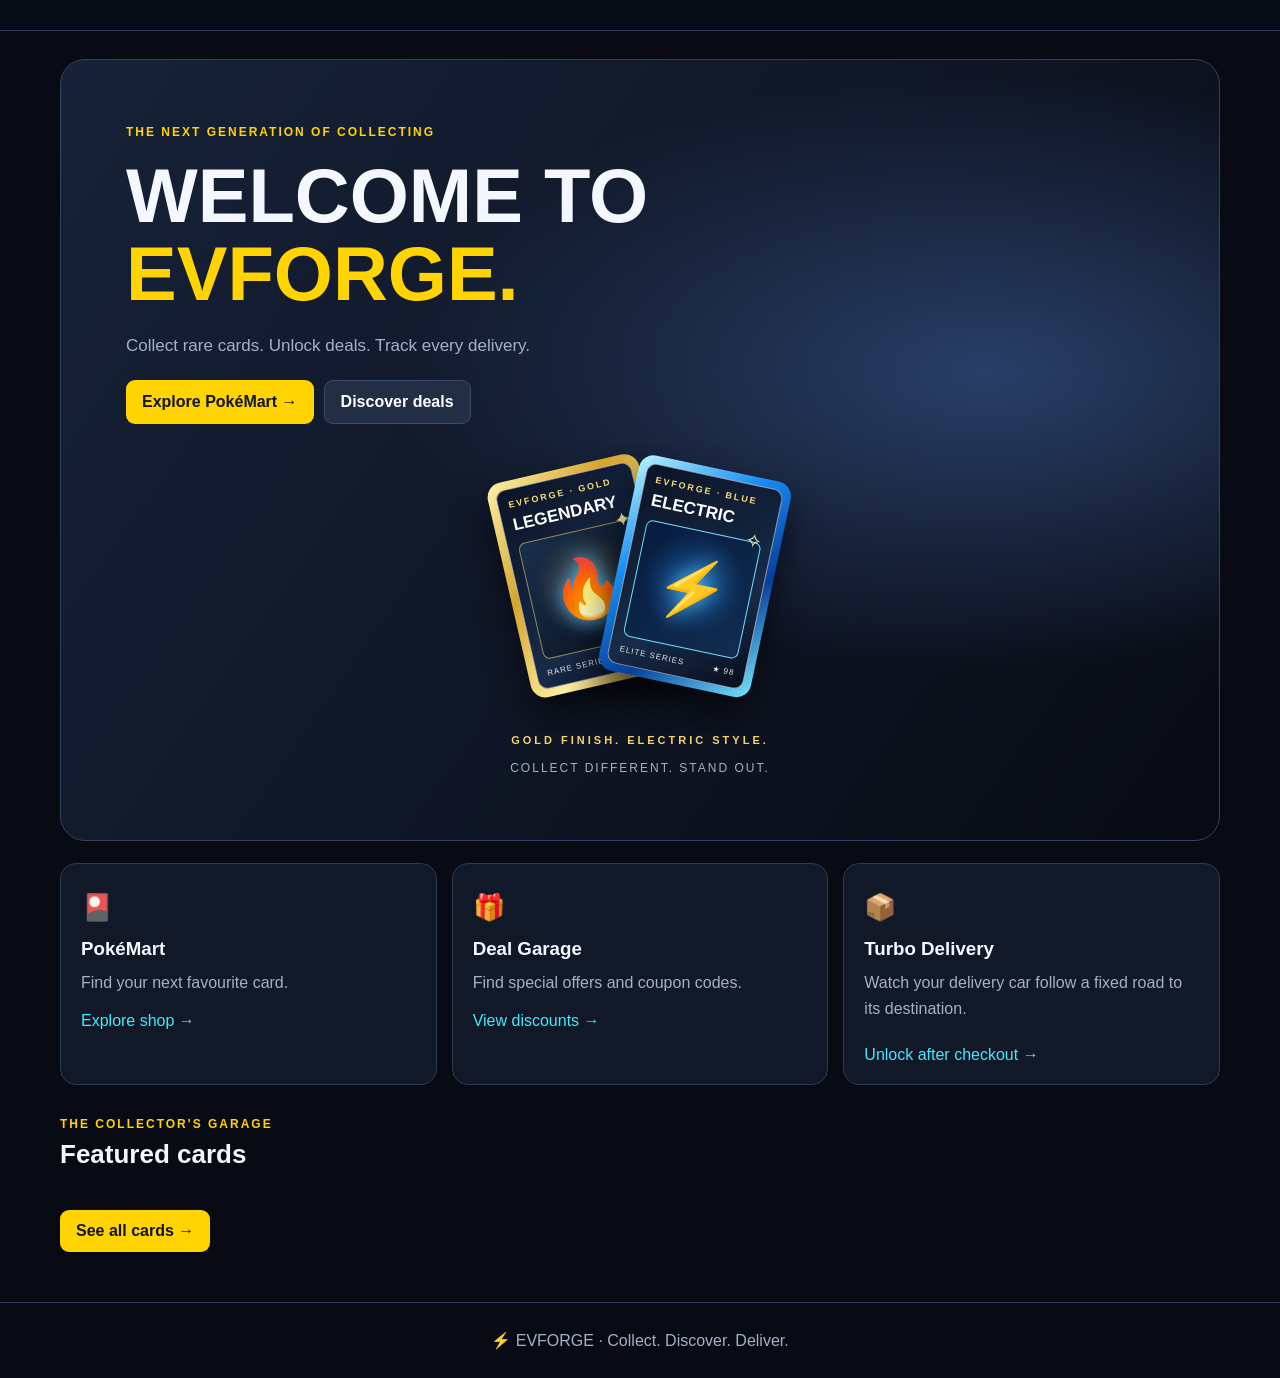
<file: index.html>
<!DOCTYPE html>
<html lang="en">
<head>
<meta charset="UTF-8">
<meta name="viewport" content="width=device-width, initial-scale=1">
<title>EVFORGE | Premium Card Collection</title>
<link rel="stylesheet" href="style.css">
<script src="app.js" defer></script>

<style>
/* EVFORGE premium card showcase */
.card-showcase {
  display: flex;
  justify-content: center;
  align-items: center;
  min-height: 290px;
  padding: 20px 10px 35px;
  overflow: hidden;
  perspective: 1000px;
}
.collectible {
  position: relative;
  width: 155px;
  height: 220px;
  flex-shrink: 0;
  border-radius: 15px;
  padding: 8px;
  box-sizing: border-box;
  box-shadow: 0 18px 35px #0009;
  transition: transform .35s ease;
}
.collectible:hover {
  z-index: 5;
  transform: translateY(-14px) rotate(0deg) scale(1.07) !important;
}
.collectible.gold {
  background: linear-gradient(135deg,#fff1a8,#d5a52b,#fff0a1,#94650c);
  transform: rotate(-13deg) translateX(23px);
  z-index: 1;
}
.collectible.blue {
  background: linear-gradient(135deg,#b7f5ff,#188df4,#073f9b,#75e5ff);
  transform: rotate(12deg) translateX(-23px);
  z-index: 2;
}
.collectible-inner {
  height: 100%;
  box-sizing: border-box;
  border-radius: 10px;
  border: 1px solid #ffffff88;
  background: linear-gradient(145deg,#0c1426,#172b49 65%,#080e1c);
  display: flex;
  flex-direction: column;
  padding: 10px;
  color: white;
  overflow: hidden;
  position: relative;
}
.card-label {
  font-size: 9px;
  letter-spacing: 2px;
  color: #f9df7a;
  font-weight: 900;
}
.card-name {
  font-size: 17px;
  line-height: 1.1;
  margin-top: 7px;
  font-weight: 900;
}
.card-art {
  flex: 1;
  margin: 9px 0;
  border-radius: 7px;
  border: 1px solid #e9d27899;
  display: flex;
  align-items: center;
  justify-content: center;
  background:
    radial-gradient(circle at 50% 45%,#f7cf6244,transparent 60%),
    linear-gradient(135deg,#192f4c,#080e1c);
  font-size: 59px;
  text-shadow: 0 0 20px #56baff;
}
.blue .card-art {
  border-color: #70dfff;
  background:
    radial-gradient(circle at 50% 45%,#1f9eff66,transparent 60%),
    linear-gradient(135deg,#071b40,#102d50);
}
.card-footer {
  font-size: 8px;
  letter-spacing: 1px;
  color: #e5e7eb;
  display: flex;
  justify-content: space-between;
}
.card-sparkle {
  position: absolute;
  right: 10px;
  top: 42px;
  color: #fff1a8;
  font-size: 20px;
}
.hero-tagline {
  color: #f3d46b;
  letter-spacing: 3px;
  font-size: 11px;
  font-weight: 800;
  text-align: center;
  margin: 0 auto 15px;
}
.hero .small {
  text-align: center;
  letter-spacing: 2px;
}
.home-tracker {
  display: inline-block;
  margin-top: 8px;
}
@media (max-width: 480px) {
  .collectible {
    width: 132px;
    height: 195px;
  }
  .card-showcase {
    min-height: 250px;
  }
  .card-art {
    font-size: 48px;
  }
}
</style>
</head>

<body>
<header id="site-nav"></header>

<main class="wrap">
  <section class="hero">
    <div class="eyebrow">THE NEXT GENERATION OF COLLECTING</div>

    <h1>WELCOME TO<br><span>EVFORGE.</span></h1>

    <p>Collect rare cards. Unlock deals. Track every delivery.</p>

    <div class="actions">
      <a class="btn" href="shop.html">Explore PokéMart →</a>
      <a class="btn secondary" href="discounts.html">Discover deals</a>
    </div>

    <div class="card-showcase" aria-label="Gold and blue premium collectible cards">
      <div class="collectible gold">
        <div class="collectible-inner">
          <div class="card-label">EVFORGE · GOLD</div>
          <div class="card-name">LEGENDARY</div>
          <div class="card-art">🔥</div>
          <span class="card-sparkle">✦</span>
          <div class="card-footer">
            <span>RARE SERIES</span><span>★ 99</span>
          </div>
        </div>
      </div>

      <div class="collectible blue">
        <div class="collectible-inner">
          <div class="card-label">EVFORGE · BLUE</div>
          <div class="card-name">ELECTRIC</div>
          <div class="card-art">⚡</div>
          <span class="card-sparkle">✧</span>
          <div class="card-footer">
            <span>ELITE SERIES</span><span>★ 98</span>
          </div>
        </div>
      </div>
    </div>

    <div class="hero-tagline">GOLD FINISH. ELECTRIC STYLE.</div>
    <div class="small">COLLECT DIFFERENT. STAND OUT.</div>
  </section>

  <section class="stats">
    <article class="panel">
      <h2>🎴</h2>
      <h3>PokéMart</h3>
      <p>Find your next favourite card.</p>
      <a href="shop.html">Explore shop →</a>
    </article>

    <article class="panel">
      <h2>🎁</h2>
      <h3>Deal Garage</h3>
      <p>Find special offers and coupon codes.</p>
      <a href="discounts.html">View discounts →</a>
    </article>

    <article class="panel">
      <h2>📦</h2>
      <h3>Turbo Delivery</h3>
      <p>Watch your delivery car follow a fixed road to its destination.</p>
      <a id="home-tracker-link" class="home-tracker"
         href="shop.html">Unlock after checkout →</a>
    </article>
  </section>

  <section class="section">
    <div class="eyebrow">THE COLLECTOR'S GARAGE</div>
    <h2>Featured cards</h2>
    <div id="featured-products" class="products"></div>
    <a class="btn" href="shop.html">See all cards →</a>
  </section>
</main>

<footer>⚡ EVFORGE · Collect. Discover. Deliver.</footer>
</body>
</html>
</file>
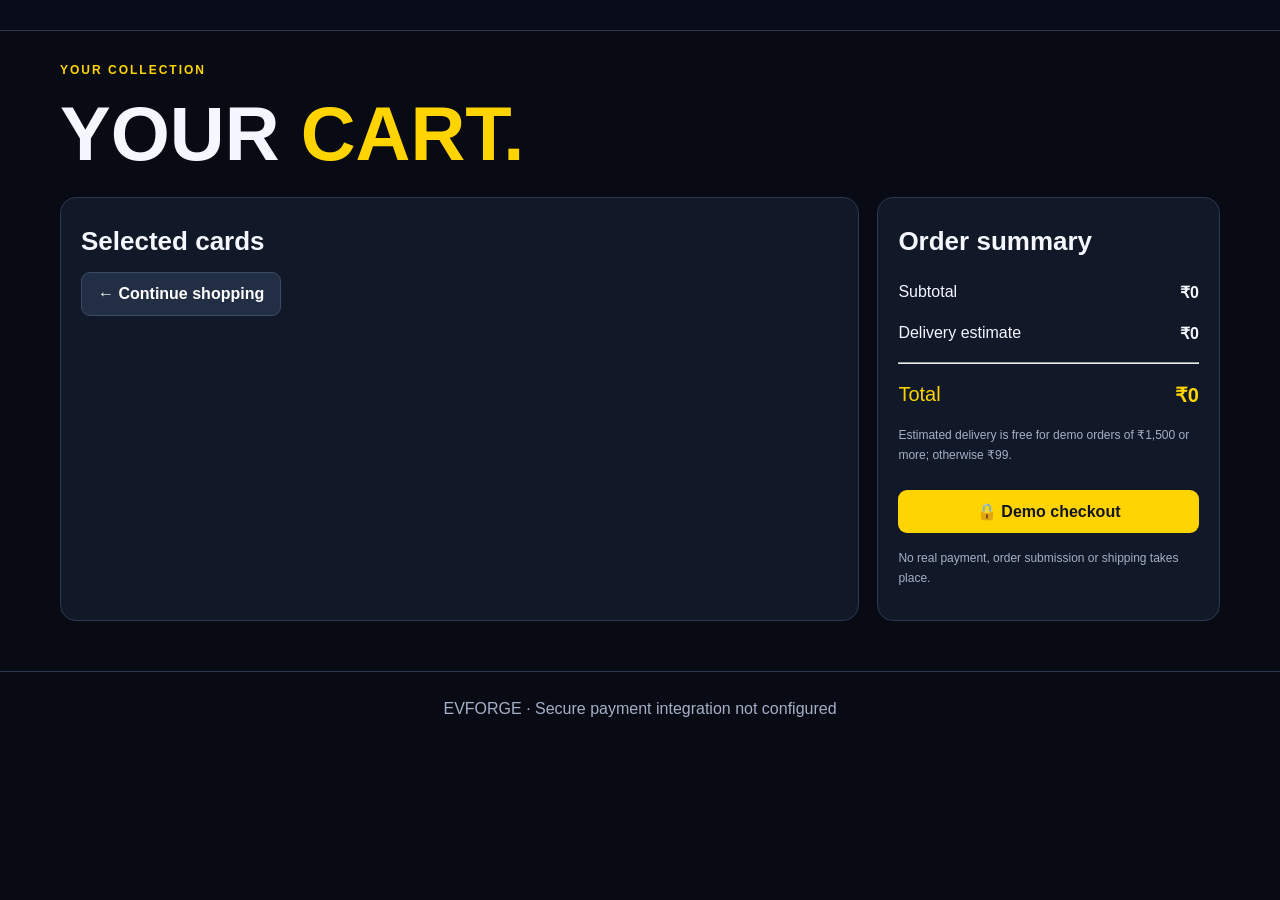
<file: cart.html>
<!DOCTYPE html>
<html lang="en">
<head>
<meta charset="UTF-8">
<meta name="viewport" content="width=device-width, initial-scale=1">
<title>EVFORGE | Cart & Checkout</title>
<link rel="stylesheet" href="style.css">
<script src="app.js" defer></script>
</head>
<body>
<header id="site-nav"></header>
<main class="wrap section">
  <div class="eyebrow">YOUR COLLECTION</div>
  <h1>YOUR <span>CART.</span></h1>
  <div class="cart-layout">
    <section class="panel">
      <h2>Selected cards</h2>
      <div id="cart-items"></div>
      <a class="btn secondary" href="shop.html">← Continue shopping</a>
    </section>
    <aside class="panel">
      <h2>Order summary</h2>
      <div class="total"><span>Subtotal</span><strong id="subtotal">₹0</strong></div>
      <div class="total"><span>Delivery estimate</span><strong id="shipping">₹0</strong></div>
      <hr>
      <div class="total grand"><span>Total</span><strong id="grand-total">₹0</strong></div>
      <p class="small">Estimated delivery is free for demo orders of ₹1,500 or more; otherwise ₹99.</p>
      <button class="btn full-btn" onclick="checkout()">🔒 Demo checkout</button>
      <p id="checkout-message" role="status"></p>
      <p class="small">No real payment, order submission or shipping takes place.</p>
    </aside>
  </div>
</main>
<footer>EVFORGE · Secure payment integration not configured</footer>
</body>
</html>
</file>
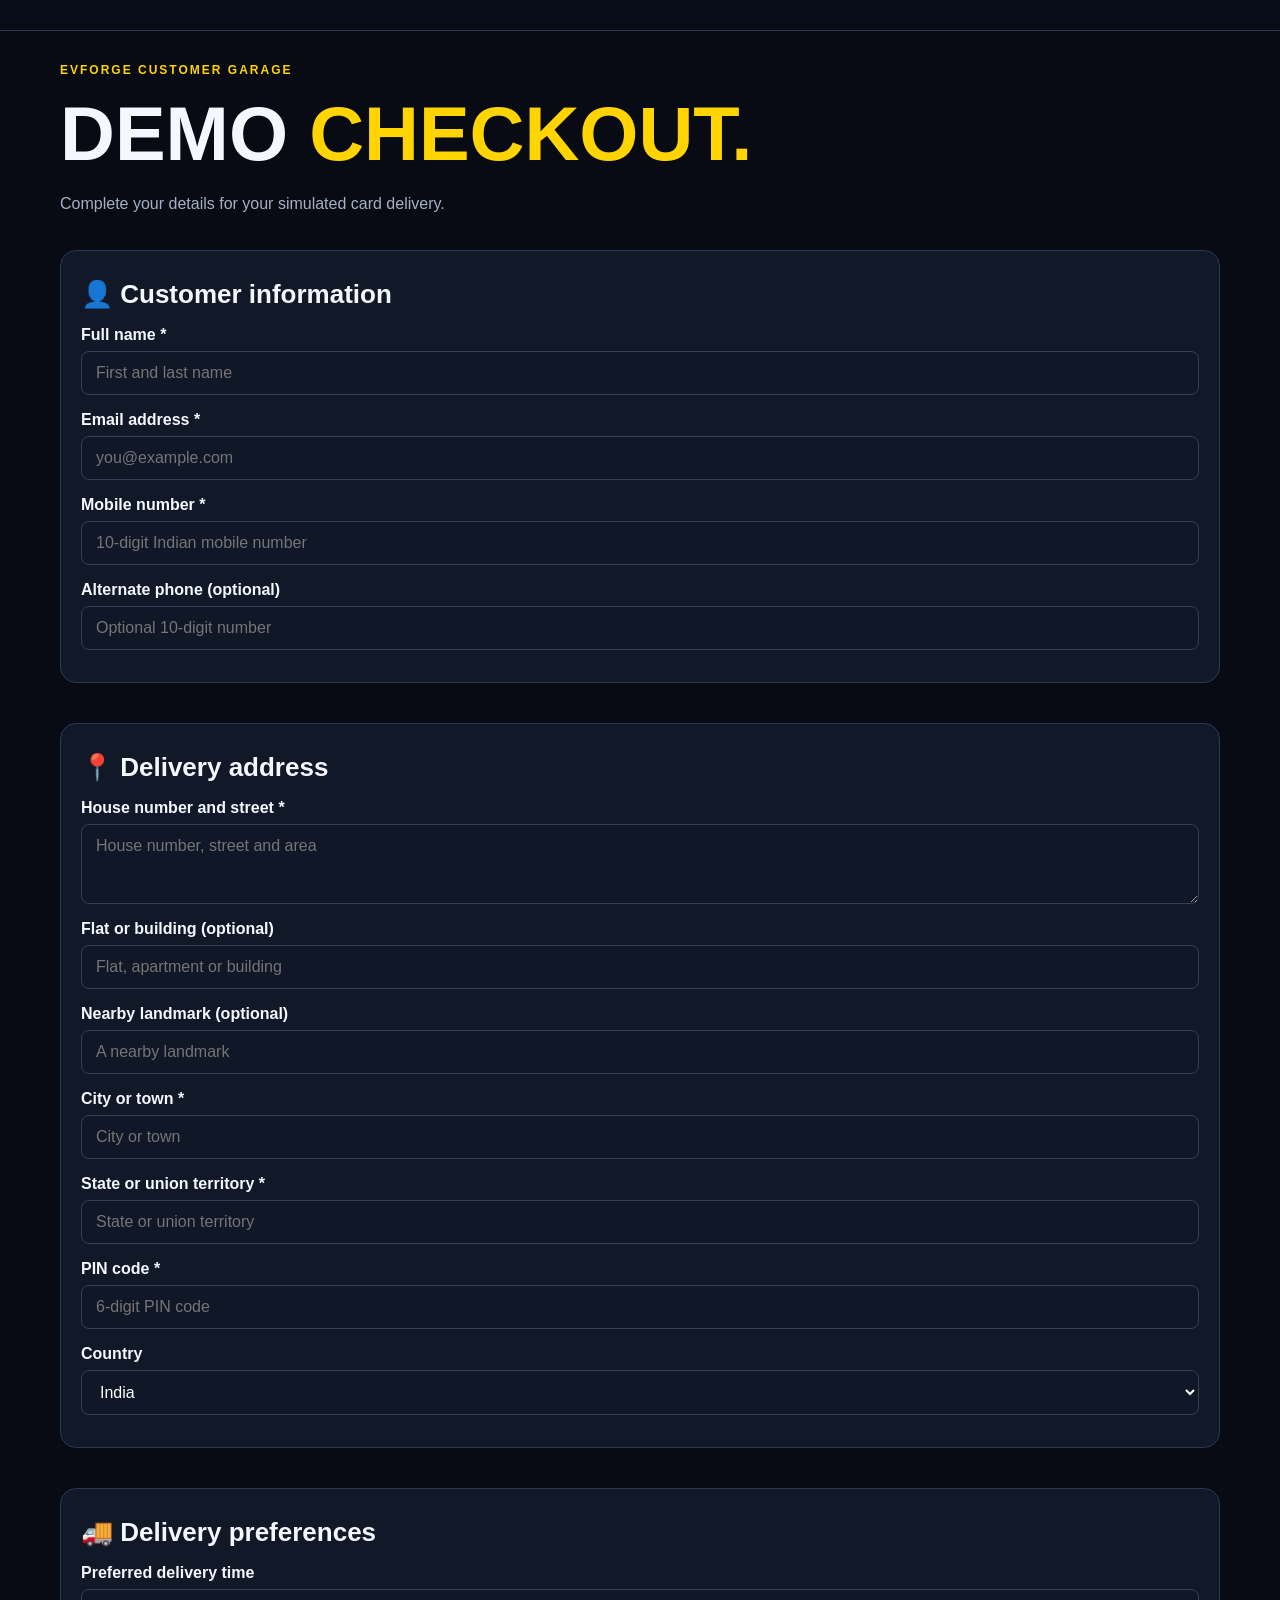
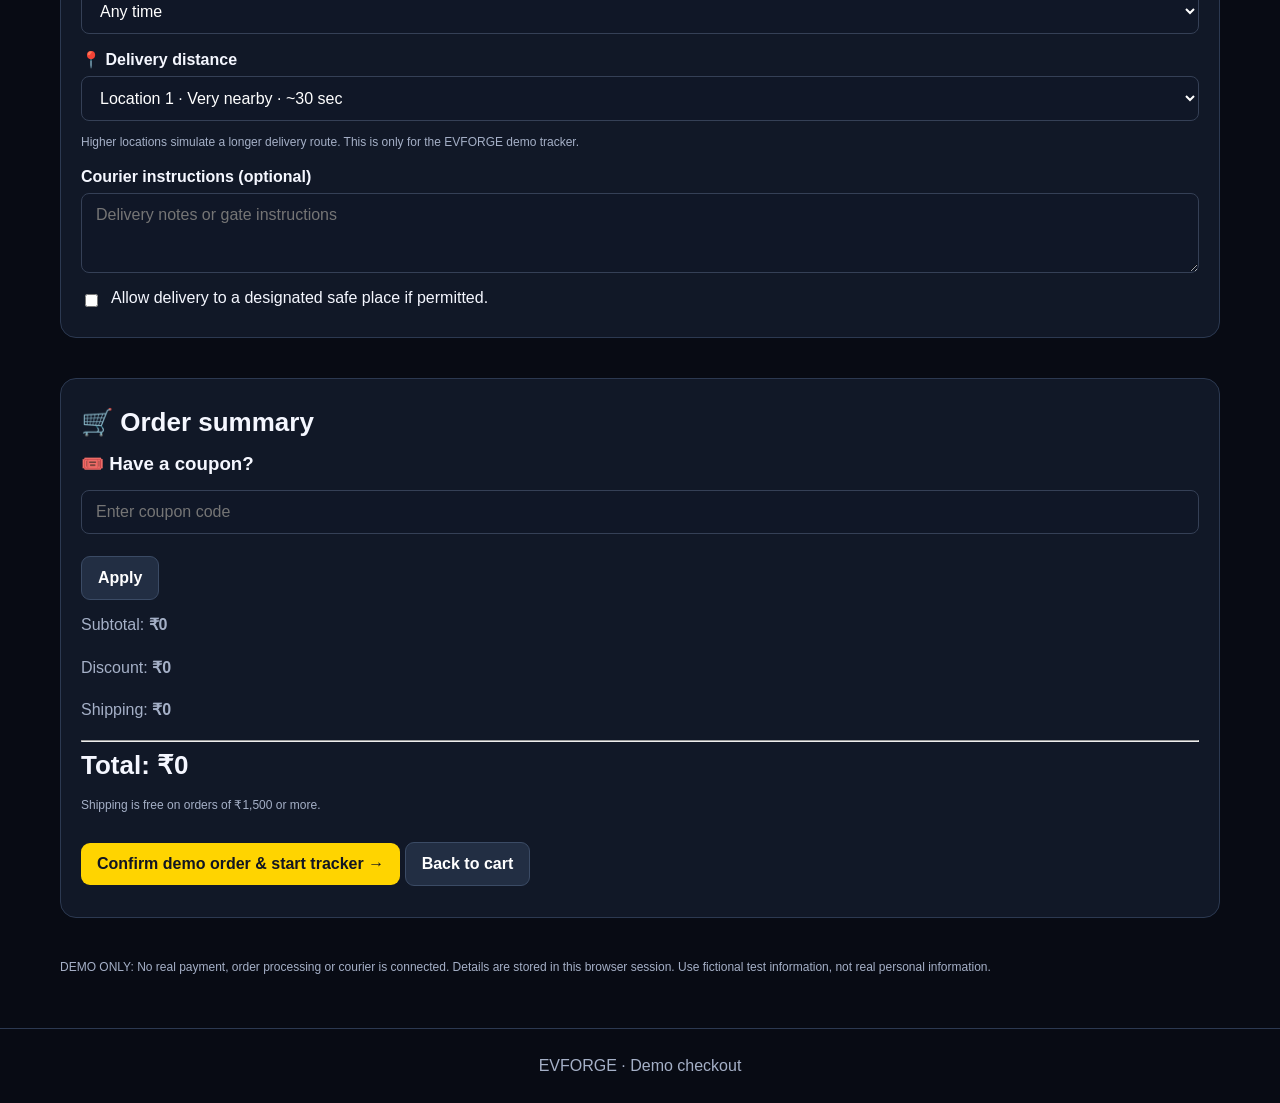
<file: checkout.html>
<!DOCTYPE html>
<html lang="en">
<head>
  <meta charset="UTF-8">
  <meta name="viewport" content="width=device-width, initial-scale=1">
  <title>EVFORGE | Demo Checkout</title>
  <link rel="stylesheet" href="style.css">
  <script src="app.js" defer></script>
</head>

<body>

  <header id="site-nav"></header>

  <main class="wrap section">

    <div class="eyebrow">
      EVFORGE CUSTOMER GARAGE
    </div>

    <h1>
      DEMO <span>CHECKOUT.</span>
    </h1>

    <p>
      Complete your details for your simulated card delivery.
    </p>


    <!-- ==========================================
         CUSTOMER INFORMATION
         ========================================== -->

    <form
      id="demo-checkout-form"
      onsubmit="submitDemoCheckout(event)"
    >

      <section class="panel section">

        <h2>👤 Customer information</h2>

        <label for="customer-name">
          Full name *
        </label>

        <input
          id="customer-name"
          name="name"
          type="text"
          autocomplete="name"
          maxlength="100"
          placeholder="First and last name"
          required
        >


        <label for="customer-email">
          Email address *
        </label>

        <input
          id="customer-email"
          name="email"
          type="email"
          autocomplete="email"
          maxlength="150"
          placeholder="you@example.com"
          required
        >


        <label for="customer-phone">
          Mobile number *
        </label>

        <input
          id="customer-phone"
          name="phone"
          type="tel"
          inputmode="numeric"
          autocomplete="tel"
          pattern="[0-9]{10}"
          maxlength="10"
          placeholder="10-digit Indian mobile number"
          title="Enter a 10-digit mobile number"
          required
        >


        <label for="customer-alt-phone">
          Alternate phone (optional)
        </label>

        <input
          id="customer-alt-phone"
          name="altPhone"
          type="tel"
          inputmode="numeric"
          pattern="[0-9]{10}"
          maxlength="10"
          placeholder="Optional 10-digit number"
        >

      </section>


      <!-- ==========================================
           DELIVERY ADDRESS
           ========================================== -->

      <section class="panel section">

        <h2>📍 Delivery address</h2>


        <label for="customer-address">
          House number and street *
        </label>

        <textarea
          id="customer-address"
          name="address"
          autocomplete="street-address"
          maxlength="250"
          rows="3"
          placeholder="House number, street and area"
          required
        ></textarea>


        <label for="customer-address2">
          Flat or building (optional)
        </label>

        <input
          id="customer-address2"
          name="address2"
          type="text"
          autocomplete="address-line2"
          maxlength="150"
          placeholder="Flat, apartment or building"
        >


        <label for="customer-landmark">
          Nearby landmark (optional)
        </label>

        <input
          id="customer-landmark"
          name="landmark"
          type="text"
          maxlength="150"
          placeholder="A nearby landmark"
        >


        <label for="customer-city">
          City or town *
        </label>

        <input
          id="customer-city"
          name="city"
          type="text"
          autocomplete="address-level2"
          maxlength="100"
          placeholder="City or town"
          required
        >


        <label for="customer-state">
          State or union territory *
        </label>

        <input
          id="customer-state"
          name="state"
          type="text"
          autocomplete="address-level1"
          maxlength="100"
          placeholder="State or union territory"
          required
        >


        <label for="customer-postal">
          PIN code *
        </label>

        <input
          id="customer-postal"
          name="postal"
          type="text"
          inputmode="numeric"
          autocomplete="postal-code"
          pattern="[0-9]{6}"
          maxlength="6"
          placeholder="6-digit PIN code"
          title="Enter a 6-digit Indian PIN code"
          required
        >


        <label for="customer-country">
          Country
        </label>

        <select
          id="customer-country"
          name="country"
          required
        >
          <option value="India" selected>
            India
          </option>
        </select>

      </section>


      <!-- ==========================================
           DELIVERY PREFERENCES
           ========================================== -->

      <section class="panel section">

        <h2>🚚 Delivery preferences</h2>


        <!-- Preferred delivery time -->

        <label for="delivery-time">
          Preferred delivery time
        </label>

        <select
          id="delivery-time"
          name="deliveryTime"
        >
          <option value="Any time">
            Any time
          </option>

          <option value="Morning">
            Morning
          </option>

          <option value="Afternoon">
            Afternoon
          </option>

          <option value="Evening">
            Evening
          </option>
        </select>


        <!-- ==========================================
             DELIVERY LOCATION
             ========================================== -->

        <label for="delivery-location">
          📍 Delivery distance
        </label>

        <select
          id="delivery-location"
          name="deliveryLocation"
          required
        >

          <option value="1">
            Location 1 · Very nearby · ~30 sec
          </option>

          <option value="2">
            Location 2 · Nearby · ~1 min
          </option>

          <option value="3">
            Location 3 · ~1 min 30 sec
          </option>

          <option value="4">
            Location 4 · ~2 min
          </option>

          <option value="5">
            Location 5 · ~2 min 30 sec
          </option>

          <option value="6">
            Location 6 · ~3 min 15 sec
          </option>

          <option value="7">
            Location 7 · ~4 min
          </option>

          <option value="8">
            Location 8 · ~4 min 45 sec
          </option>

          <option value="9">
            Location 9 · ~5 min 20 sec
          </option>

          <option value="10">
            Location 10 · Far away · ~6 min
          </option>

        </select>


        <p class="small">
          Higher locations simulate a longer delivery route.
          This is only for the EVFORGE demo tracker.
        </p>


        <!-- Courier instructions -->

        <label for="delivery-instructions">
          Courier instructions (optional)
        </label>

        <textarea
          id="delivery-instructions"
          name="deliveryInstructions"
          rows="3"
          maxlength="500"
          placeholder="Delivery notes or gate instructions"
        ></textarea>


        <!-- Safe-place delivery -->

        <label
          class="checkbox-row"
          for="safe-place"
        >

          <input
            id="safe-place"
            name="safePlace"
            type="checkbox"
          >

          <span>
            Allow delivery to a designated safe place
            if permitted.
          </span>

        </label>

      </section>


      <!-- ==========================================
           ORDER SUMMARY
           ========================================== -->

      <section class="panel section">

        <h2>🛒 Order summary</h2>


        <!-- Coupon -->

        <div class="coupon-box">

          <h3>
            🎟️ Have a coupon?
          </h3>

          <div class="coupon-input-row">

            <input
              type="text"
              id="checkout-coupon"
              placeholder="Enter coupon code"
              maxlength="30"
              autocomplete="off"
            >

            <button
              class="btn secondary"
              type="button"
              onclick="applyCheckoutCoupon()"
            >
              Apply
            </button>

          </div>

          <p
            id="coupon-message"
            class="small"
            role="status"
          ></p>

        </div>


        <!-- Totals -->

        <p>
          Subtotal:
          <strong id="subtotal">
            ₹0
          </strong>
        </p>


        <p>
          Discount:
          <strong id="checkout-discount">
            ₹0
          </strong>
        </p>


        <p>
          Shipping:
          <strong id="shipping">
            ₹0
          </strong>
        </p>


        <hr>


        <h2>
          Total:
          <span id="grand-total">
            ₹0
          </span>
        </h2>


        <p class="small">
          Shipping is free on orders of ₹1,500 or more.
        </p>


        <p
          id="checkout-message"
          role="status"
        ></p>


        <!-- Submit -->

        <button
          class="btn"
          type="submit"
        >
          Confirm demo order &amp; start tracker →
        </button>


        <a
          class="btn secondary"
          href="cart.html"
        >
          Back to cart
        </a>

      </section>

    </form>


    <!-- ==========================================
         DEMO NOTICE
         ========================================== -->

    <p class="small">

      DEMO ONLY: No real payment, order processing
      or courier is connected.

      Details are stored in this browser session.

      Use fictional test information, not real
      personal information.

    </p>

  </main>


  <footer>
    EVFORGE · Demo checkout
  </footer>

</body>
</html>
</file>
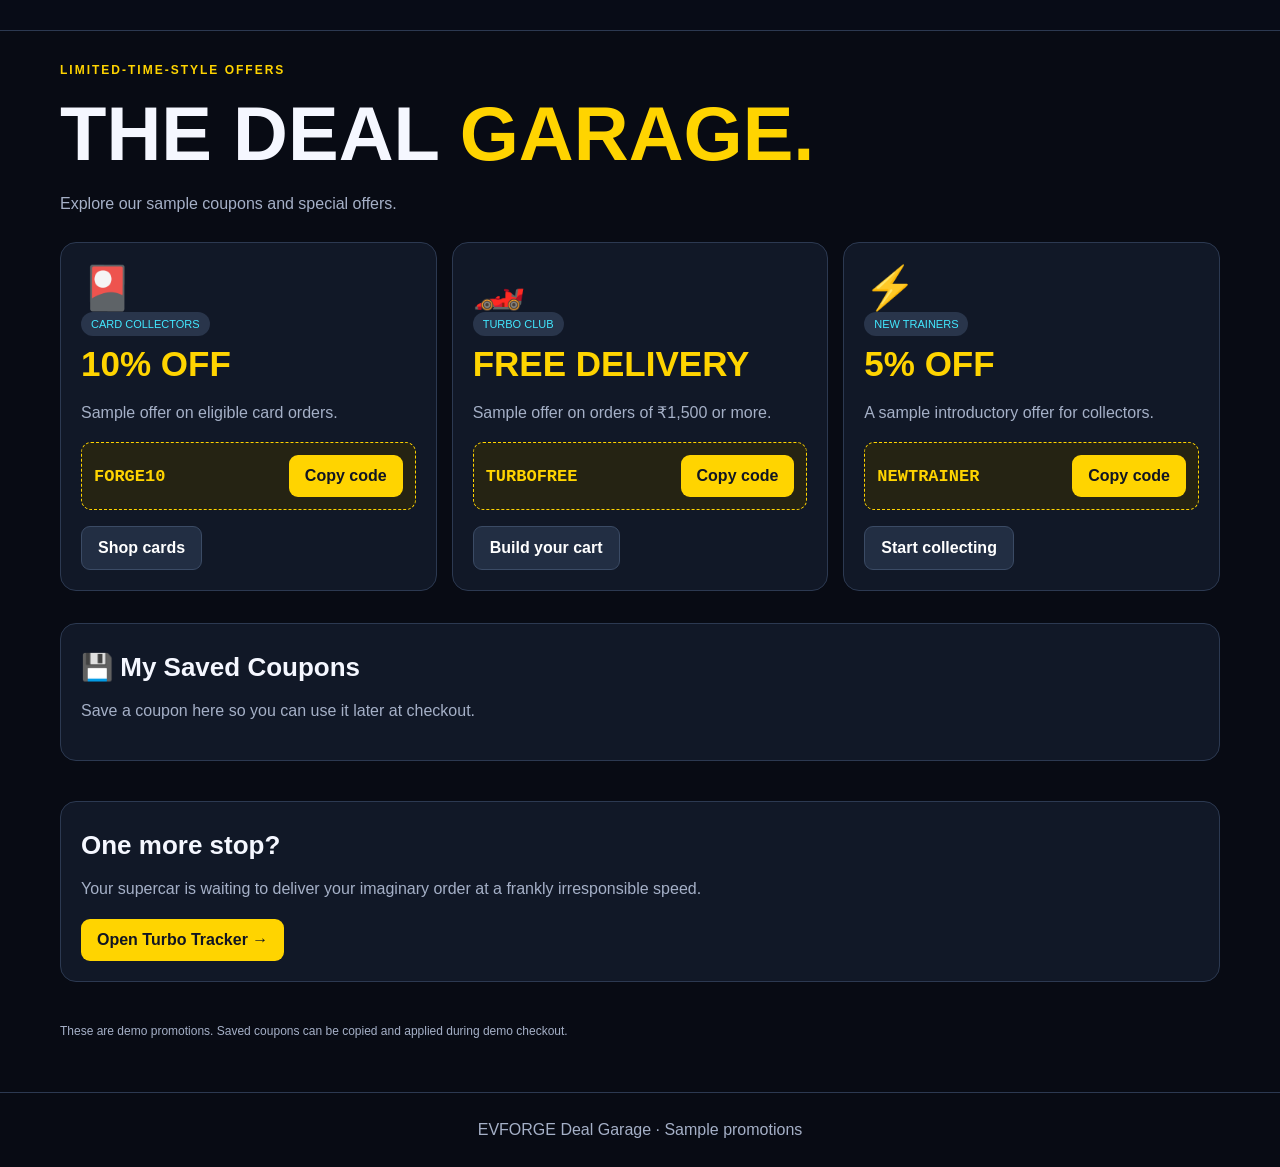
<file: discounts.html>
<!DOCTYPE html>
<html lang="en">
<head>
<meta charset="UTF-8">
<meta name="viewport" content="width=device-width, initial-scale=1">
<title>EVFORGE | Discounts</title>
<link rel="stylesheet" href="style.css">
<script src="app.js" defer></script>
</head>
<body>
<header id="site-nav"></header>
<main class="wrap section">
  <div class="eyebrow">LIMITED-TIME-STYLE OFFERS</div>
  <h1>THE DEAL <span>GARAGE.</span></h1>
  <p>Explore our sample coupons and special offers.</p>
  <div class="deals">
    <article class="deal">
      <div class="deal-icon">🎴</div>
      <span class="badge">CARD COLLECTORS</span>
      <h2>10% OFF</h2>
      <p>Sample offer on eligible card orders.</p>
      <div class="coupon"><code>FORGE10</code><button class="btn" onclick="copyCoupon('FORGE10')">Copy code</button></div>
      <a class="btn secondary" href="shop.html">Shop cards</a>
    </article>
    <article class="deal">
      <div class="deal-icon">🏎️</div>
      <span class="badge">TURBO CLUB</span>
      <h2>FREE DELIVERY</h2>
      <p>Sample offer on orders of ₹1,500 or more.</p>
      <div class="coupon"><code>TURBOFREE</code><button class="btn" onclick="copyCoupon('TURBOFREE')">Copy code</button></div>
      <a class="btn secondary" href="shop.html">Build your cart</a>
    </article>
    <article class="deal">
      <div class="deal-icon">⚡</div>
      <span class="badge">NEW TRAINERS</span>
      <h2>5% OFF</h2>
      <p>A sample introductory offer for collectors.</p>
      <div class="coupon"><code>NEWTRAINER</code><button class="btn" onclick="copyCoupon('NEWTRAINER')">Copy code</button></div>
      <a class="btn secondary" href="shop.html">Start collecting</a>
    </article>
    </div>

  <!-- SAVED COUPONS -->
  <section class="panel section">
    <h2>💾 My Saved Coupons</h2>
    <p>Save a coupon here so you can use it later at checkout.</p>

    <div id="saved-coupons">
      <!-- Saved coupons will appear here automatically -->
    </div>
  </section>

  <div class="panel section">
    <h2>One more stop?</h2>
    <p>Your supercar is waiting to deliver your imaginary order at a frankly irresponsible speed.</p>
    <a class="btn" href="tracker.html">Open Turbo Tracker →</a>
  </div>
 <p class="small">
  These are demo promotions. Saved coupons can be copied and applied
  during demo checkout.
</p>
</main>
<footer>EVFORGE Deal Garage · Sample promotions</footer>
</body>
</html>
</file>
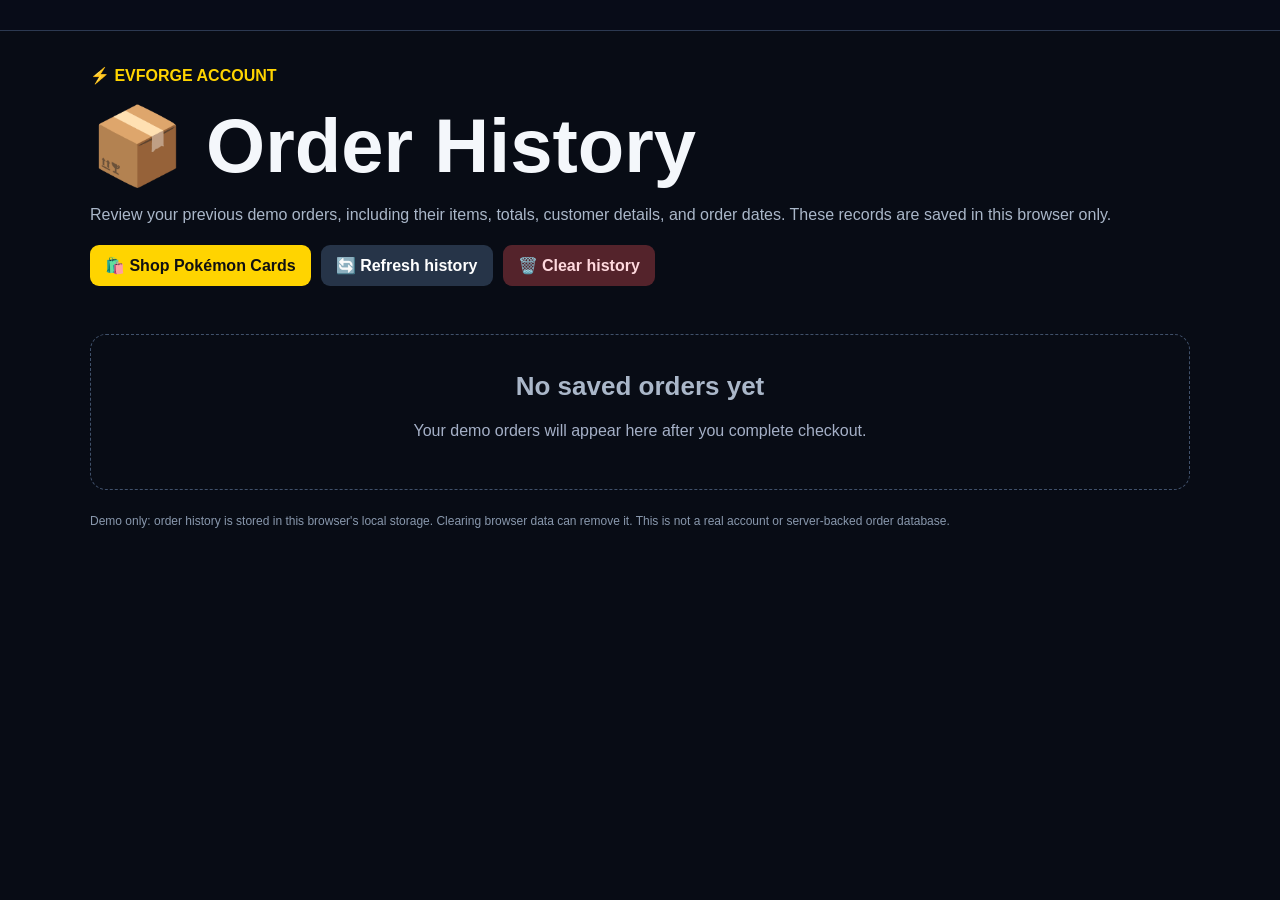
<file: history.html>
<!DOCTYPE html>
<html lang="en">

<head>

  <meta charset="UTF-8">

  <meta
    name="viewport"
    content="width=device-width, initial-scale=1.0"
  >

  <title>EVFORGE | Order History</title>

  <link
    rel="stylesheet"
    href="style.css?v=6"
  >

  <style>

    body {
      background: #080c15;
      color: #f4f7fb;
    }

    .history-wrap {
      width: min(1100px, 92%);
      margin: 32px auto 60px;
    }

    .history-wrap h1 {
      margin-bottom: 8px;
    }

    .history-note {
      color: #aab7c9;
      line-height: 1.6;
    }

    .history-list {
      display: grid;
      gap: 16px;
      margin-top: 24px;
    }

    .order-card {
      background: #111a29;
      border: 1px solid #29364a;
      border-radius: 16px;
      padding: 20px;
    }

    .order-top {
      display: flex;
      flex-wrap: wrap;
      justify-content: space-between;
      gap: 12px;
    }

    .order-id {
      color: #ffd400;
      font-weight: 900;
      font-size: 18px;
    }

    .order-meta {
      color: #aab7c9;
      font-size: 13px;
      margin-top: 6px;
    }

    .order-status {
      display: inline-block;
      padding: 6px 10px;
      border-radius: 99px;
      background: #233528;
      color: #80f0ad;
      font-size: 12px;
      font-weight: bold;
    }

    .order-items {
      margin: 16px 0;
      padding-left: 20px;
      color: #dce4ef;
      line-height: 1.8;
    }

    .order-total {
      font-size: 20px;
      color: #ffd400;
      font-weight: 900;
    }

    .empty {
      margin-top: 24px;
      padding: 28px;
      border: 1px dashed #40516b;
      border-radius: 16px;
      text-align: center;
      color: #aab7c9;
    }

    .actions {
      display: flex;
      flex-wrap: wrap;
      gap: 10px;
      margin-top: 18px;
    }

    .actions button,
    .actions a {
      border: 0;
      border-radius: 9px;
      padding: 11px 15px;
      font-weight: bold;
      cursor: pointer;
      text-decoration: none;
    }

    .primary {
      background: #ffd400;
      color: #111;
    }

    .secondary {
      background: #263448;
      color: #fff;
    }

    .danger {
      background: #54232b;
      color: #ffd9de;
    }

    .small-note {
      font-size: 12px;
      color: #8998ad;
      margin-top: 22px;
    }

  </style>

</head>


<body>

  <nav id="site-nav"></nav>


  <main class="history-wrap">

    <p
      style="
        color:#ffd400;
        font-weight:bold;
      "
    >
      ⚡ EVFORGE ACCOUNT
    </p>


    <h1>
      📦 Order History
    </h1>


    <p class="history-note">

      Review your previous demo orders,
      including their items, totals,
      customer details, and order dates.

      These records are saved in this
      browser only.

    </p>


    <div class="actions">

      <a
        class="primary"
        href="shop.html"
      >
        🛍️ Shop Pokémon Cards
      </a>


      <button
        class="secondary"
        id="refresh-history"
        type="button"
      >
        🔄 Refresh history
      </button>


      <button
        class="danger"
        id="clear-history"
        type="button"
      >
        🗑️ Clear history
      </button>

    </div>


    <div
      id="history-list"
      class="history-list"
      aria-live="polite"
    ></div>


    <p class="small-note">

      Demo only: order history is stored
      in this browser's local storage.

      Clearing browser data can remove it.

      This is not a real account or
      server-backed order database.

    </p>

  </main>


  <script
    src="app.js?v=6"
    defer
  ></script>


  <script>

    (() => {

      const KEY =
        "evforgeOrderHistory";


      const CURRENT_KEY =
        "evforgeDelivery";


      const RACE_KEY =
        "evforgeRaceProgress";


      const VERIFIED_KEY =
        "evforgeSmsVerified";


      const money =
        amount =>
          "₹" +
          Number(
            amount || 0
          ).toLocaleString(
            "en-IN"
          );


      function escapeHTML(value) {

        return String(
          value ?? ""
        ).replace(
          /[&<>"']/g,
          char =>
            ({
              "&": "&amp;",
              "<": "&lt;",
              ">": "&gt;",
              '"': "&quot;",
              "'": "&#39;"
            })[char]
        );

      }


      function getHistory() {

        try {

          const history =
            JSON.parse(
              localStorage.getItem(
                KEY
              ) || "[]"
            );


          return Array.isArray(
            history
          )
            ? history
            : [];

        } catch {

          return [];

        }

      }


      function renderHistory() {

        const host =
          document.getElementById(
            "history-list"
          );


        const history =
          getHistory();


        host.innerHTML = "";


        if (!history.length) {

          host.innerHTML = `

            <div class="empty">

              <h2>
                No saved orders yet
              </h2>

              <p>
                Your demo orders will
                appear here after you
                complete checkout.
              </p>

            </div>

          `;

          return;

        }


        history.forEach(
          order => {

            const date =
              order.createdAt
                ? new Date(
                    order.createdAt
                  )
                : null;


            const dateText =
              date &&
              !Number.isNaN(
                date.getTime()
              )
                ? date.toLocaleString()
                : "Date unavailable";


            const items =
              Array.isArray(
                order.items
              )
                ? order.items
                : [];


            const itemHTML =
              items.length

                ? items
                    .map(
                      item => {

                        const quantity =
                          Math.max(
                            0,
                            Number(
                              item.quantity
                            ) || 0
                          );


                        const price =
                          Number(
                            item.price
                          ) || 0;


                        const lineTotal =
                          price *
                          quantity;


                        return `

                          <li>

                            ${escapeHTML(
                              item.name ||
                              item.id ||
                              "Card"
                            )}

                            × ${quantity}

                            <span
                              style="
                                color:#aab7c9
                              "
                            >
                              (
                              ${money(
                                lineTotal
                              )}
                              )
                            </span>

                          </li>

                        `;

                      }
                    )
                    .join("")

                : `

                    <li>
                      Item details unavailable
                    </li>

                  `;


            const customer =
              order.customer ||
              {};


            const card =
              document.createElement(
                "article"
              );


            card.className =
              "order-card";


            card.innerHTML = `

              <div class="order-top">

                <div>

                  <div class="order-id">

                    ${escapeHTML(
                      order.orderId ||
                      "Demo order"
                    )}

                  </div>


                  <div class="order-meta">

                    ${escapeHTML(
                      dateText
                    )}

                  </div>

                </div>


                <span
                  class="order-status"
                >

                  ${escapeHTML(
                    order.status ||
                    "Order confirmed"
                  )}

                </span>

              </div>


              <p>

                Customer:

                <strong>

                  ${escapeHTML(
                    customer.name ||
                    "Demo customer"
                  )}

                </strong>

                ·

                City:

                ${escapeHTML(
                  customer.city ||
                  "Not provided"
                )}

              </p>


              <ul class="order-items">

                ${itemHTML}

              </ul>


              <div class="order-top">

                <span class="order-meta">

                  ${Math.max(
                    0,
                    Number(
                      order.itemCount
                    ) ||
                    items.reduce(
                      (
                        total,
                        item
                      ) =>
                        total +
                        (
                          Number(
                            item.quantity
                          ) || 0
                        ),
                      0
                    )
                  )}

                  card(s)

                </span>


                <span class="order-total">

                  Total:

                  ${money(
                    order.total
                  )}

                </span>

              </div>


              <div class="actions">

                <button
                  class="secondary view-order"
                  type="button"
                >
                  📋 View Order Details
                </button>


                <button
                  class="primary track-order"
                  type="button"
                >
                  🚗 Track This Demo Order
                </button>

              </div>

            `;


            /*
              VIEW ORDER DETAILS
            */

            card
              .querySelector(
                ".view-order"
              )
              .addEventListener(
                "click",
                () => {

                  const customer =
                    order.customer ||
                    {};


                  const items =
                    Array.isArray(
                      order.items
                    )
                      ? order.items
                      : [];


                  const itemLines =
                    items.length

                      ? items
                          .map(
                            item => {

                              const quantity =
                                Number(
                                  item.quantity
                                ) || 0;


                              const price =
                                Number(
                                  item.price
                                ) || 0;


                              return (

                                `${item.name || item.id || "Card"} × ${quantity} = ${money(
                                  price *
                                  quantity
                                )}`

                              );

                            }
                          )
                          .join("\n")

                      : "No item details available.";


                  const details = [

                    `ORDER ID: ${order.orderId || "Unavailable"}`,

                    `DATE: ${
                      order.createdAt
                        ? new Date(
                            order.createdAt
                          ).toLocaleString()
                        : "Unavailable"
                    }`,

                    "",

                    "CUSTOMER DETAILS",

                    `Name: ${
                      customer.name ||
                      "Not provided"
                    }`,

                    `Phone: ${
                      customer.phone ||
                      "Not provided"
                    }`,

                    `Email: ${
                      customer.email ||
                      "Not provided"
                    }`,

                    `City: ${
                      customer.city ||
                      "Not provided"
                    }`,

                    `Address: ${
                      customer.address ||
                      "Not provided"
                    }`,

                    `Delivery preference: ${
                      customer.preferredDeliveryTime ||
                      "Not provided"
                    }`,

                    "",

                    "ITEMS",

                    itemLines,

                    "",

                    "ORDER TOTAL",

                    `Subtotal: ${
                      money(
                        order.subtotal
                      )
                    }`,

                    `Coupon: ${
                      order.coupon ||
                      "None"
                    }`,

                    `Discount: -${
                      money(
                        order.discount
                      )
                    }`,

                    `Shipping: ${
                      money(
                        order.shipping
                      )
                    }`,

                    `TOTAL: ${
                      money(
                        order.total
                      )
                    }`

                  ].join("\n");


                  alert(
                    details
                  );

                }
              );


            /*
              TRACK PREVIOUS ORDER
            */

            card
              .querySelector(
                ".track-order"
              )
              .addEventListener(
                "click",
                () => {

                  try {

                    /*
                      Make this the
                      current demo order.
                    */

                    localStorage.setItem(
                      CURRENT_KEY,
                      JSON.stringify(
                        order
                      )
                    );


                    /*
                      Start the demo
                      delivery from
                      the beginning.
                    */

                    localStorage.setItem(
                      RACE_KEY,
                      "0"
                    );


                    /*
                      Require SMS
                      verification again.
                    */

                    sessionStorage.removeItem(
                      VERIFIED_KEY
                    );


                    alert(
                      "This order is now the current demo order. Complete demo verification before opening Turbo Tracker."
                    );


                    window.location.href =
                      "sms.html";

                  } catch {

                    alert(
                      "Could not load this saved order in the browser."
                    );

                  }

                }
              );


            host.appendChild(
              card
            );

          }
        );

      }


      /*
        REFRESH HISTORY
      */

      document
        .getElementById(
          "refresh-history"
        )
        .addEventListener(
          "click",
          renderHistory
        );


      /*
        CLEAR HISTORY
      */

      document
        .getElementById(
          "clear-history"
        )
        .addEventListener(
          "click",
          () => {

            if (
              !confirm(
                "Delete all saved demo order history from this browser? This cannot be undone."
              )
            ) {

              return;

            }


            localStorage.removeItem(
              KEY
            );


            renderHistory();

          }
        );


      /*
        INITIAL RENDER
      */

      renderHistory();

    })();

  </script>

</body>

</html>
</file>
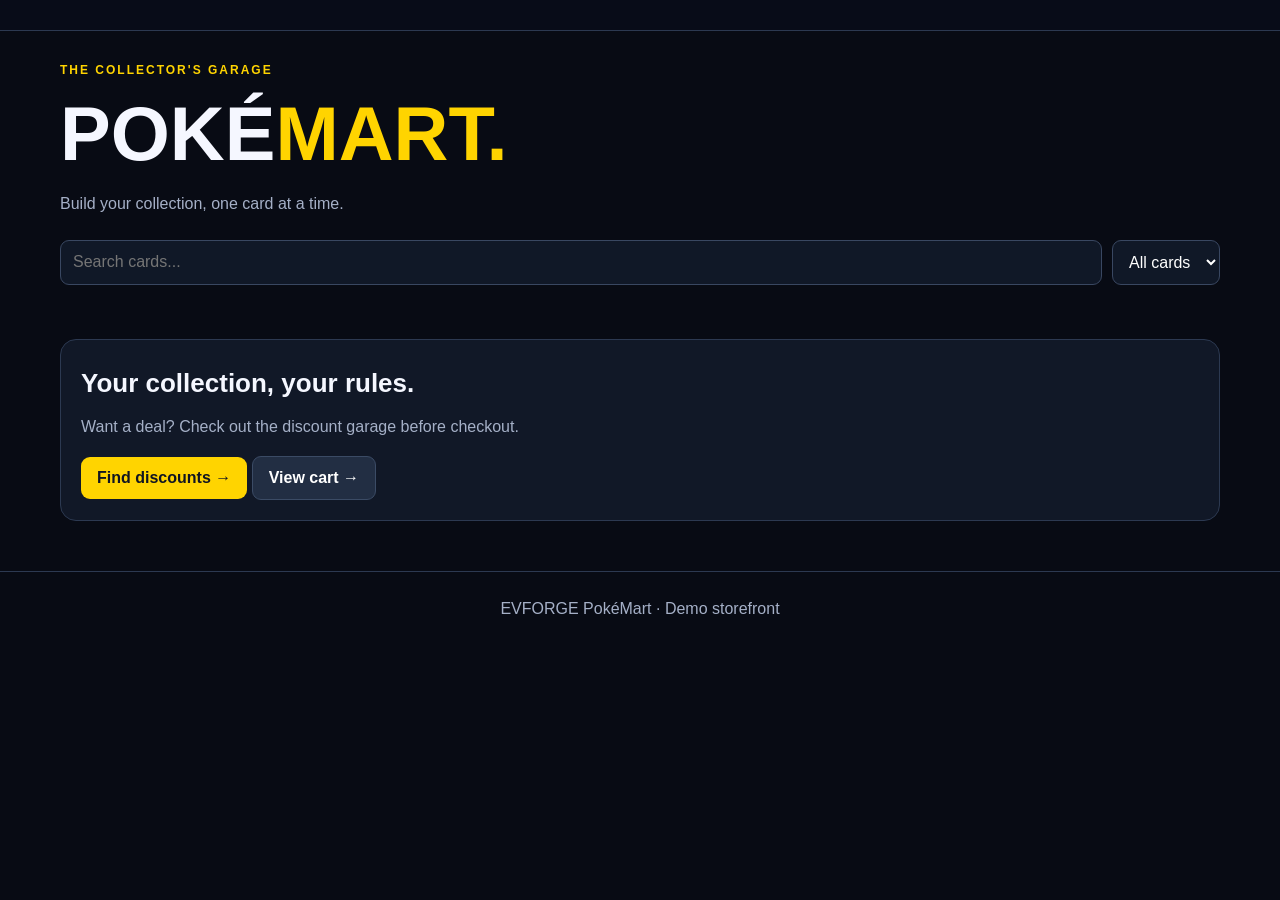
<file: shop.html>
<!DOCTYPE html>
<html lang="en">
<head>
<meta charset="UTF-8">
<meta name="viewport" content="width=device-width, initial-scale=1">
<title>EVFORGE | PokéMart</title>
<link rel="stylesheet" href="style.css">
<script src="app.js" defer></script>
</head>
<body>
<header id="site-nav"></header>
<main class="wrap section">
  <div class="eyebrow">THE COLLECTOR'S GARAGE</div>
  <h1>POKÉ<span>MART.</span></h1>
  <p>Build your collection, one card at a time.</p>
  <div class="toolbar">
    <input id="search" placeholder="Search cards..." oninput="renderShop()">
    <select id="filter" onchange="renderShop()">
      <option value="all">All cards</option>
      <option value="Rare">Rare</option>
      <option value="Holo">Holo</option>
      <option value="Vintage">Vintage</option>
      <option value="Modern">Modern</option>
      <option value="stock">In stock</option>
      <option value="wishlist">Wishlist</option>
    </select>
  </div>
  <div id="shop-products" class="products"></div>
  <div class="panel section">
    <h2>Your collection, your rules.</h2>
    <p>Want a deal? Check out the discount garage before checkout.</p>
    <a class="btn" href="discounts.html">Find discounts →</a>
    <a class="btn secondary" href="cart.html">View cart →</a>
  </div>
</main>
<footer>EVFORGE PokéMart · Demo storefront</footer>
</body>
</html>
</file>
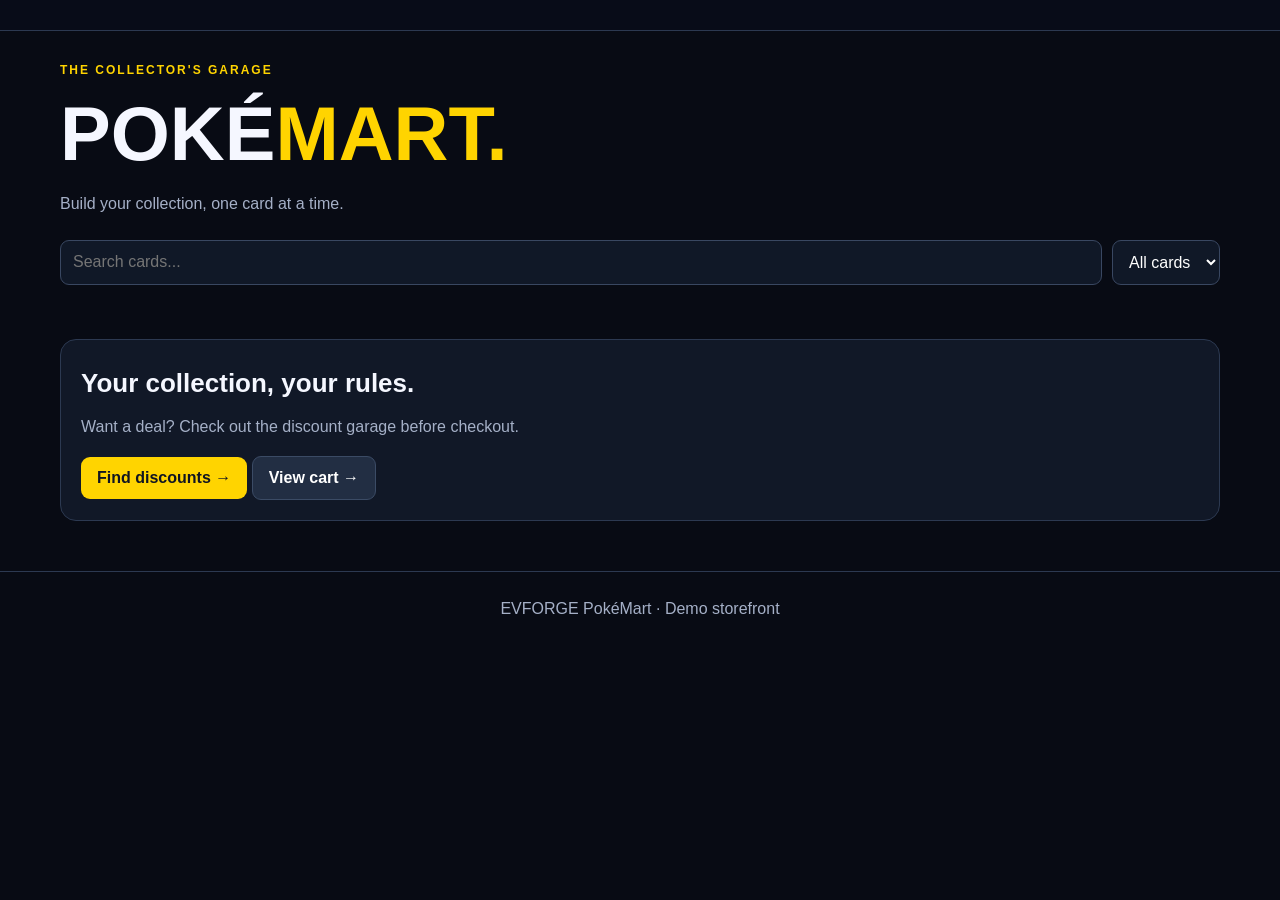
<file: sms.html>
<!DOCTYPE html>
<html lang="en">
<head>
  <meta charset="UTF-8">
  <meta name="viewport" content="width=device-width, initial-scale=1.0">
  <title>EVFORGE | Demo SMS Verification</title>

  <style>
    :root {
      color-scheme: dark;
    }

    * {
      box-sizing: border-box;
    }

    body {
      margin: 0;
      min-height: 100vh;
      display: grid;
      place-items: center;
      padding: 24px;
      font-family: Arial, sans-serif;
      background: radial-gradient(circle at top, #17243a, #080b13 65%);
      color: #f5f7fb;
    }

    .card {
      width: min(100%, 440px);
      padding: 32px;
      border: 1px solid #29364a;
      border-radius: 22px;
      background: #101827;
      box-shadow: 0 20px 60px #0008;
    }

    .logo {
      font-size: 23px;
      font-weight: 900;
      color: #ffd400;
      letter-spacing: 1px;
    }

    h1 {
      margin: 22px 0 8px;
      font-size: 28px;
    }

    p {
      color: #b8c2d1;
      line-height: 1.6;
    }

    label {
      display: block;
      margin: 22px 0 8px;
      font-weight: bold;
    }

    input {
      width: 100%;
      padding: 15px;
      border-radius: 11px;
      border: 1px solid #40516b;
      background: #080d17;
      color: white;
      font-size: 24px;
      letter-spacing: 8px;
      text-align: center;
    }

    button {
      width: 100%;
      margin-top: 16px;
      padding: 15px;
      border: 0;
      border-radius: 11px;
      background: #ffd400;
      color: #111;
      font-weight: 900;
      font-size: 16px;
      cursor: pointer;
    }

    .hint {
      padding: 12px;
      border-radius: 10px;
      background: #1d2939;
      color: #ffd400;
      text-align: center;
      font-weight: bold;
    }

    #message {
      min-height: 24px;
      color: #ff9da8;
    }

    .small {
      font-size: 12px;
      color: #8d9bb0;
    }
  </style>
</head>

<body>
  <main class="card">
    <div class="logo">⚡ EVFORGE</div>

    <h1>Verify your demo order</h1>

    <p>
      Enter the demo verification code to continue
      to Turbo Tracker.
    </p>

    <div class="hint">Demo code: 999999</div>

    <form id="sms-form">
      <label for="sms-code">6-digit verification code</label>

      <input
        id="sms-code"
        name="sms-code"
        inputmode="numeric"
        autocomplete="one-time-code"
        maxlength="6"
        pattern="[0-9]{6}"
        required
      >

      <button type="submit">
        Verify and track delivery →
      </button>
    </form>

    <p id="message" role="status"></p>

    <p class="small">
      This is a website demo. It does not send a real SMS.
    </p>
  </main>

  <script>
    const orderKey = "evforgeDelivery";

    if (
      !localStorage.getItem(orderKey) &&
      !sessionStorage.getItem(orderKey)
    ) {
      window.location.replace("shop.html");
    }

    document
      .getElementById("sms-form")
      .addEventListener("submit", function (event) {
        event.preventDefault();

        const code = document
          .getElementById("sms-code")
          .value.trim();

        const message = document.getElementById("message");

        if (code !== "999999") {
          message.textContent =
            "Incorrect code. Please enter 999999.";
          return;
        }

        sessionStorage.setItem(
          "evforgeSmsVerified",
          "yes"
        );

        window.location.href = "tracker.html";
      });
  </script>
</body>
</html>
</file>
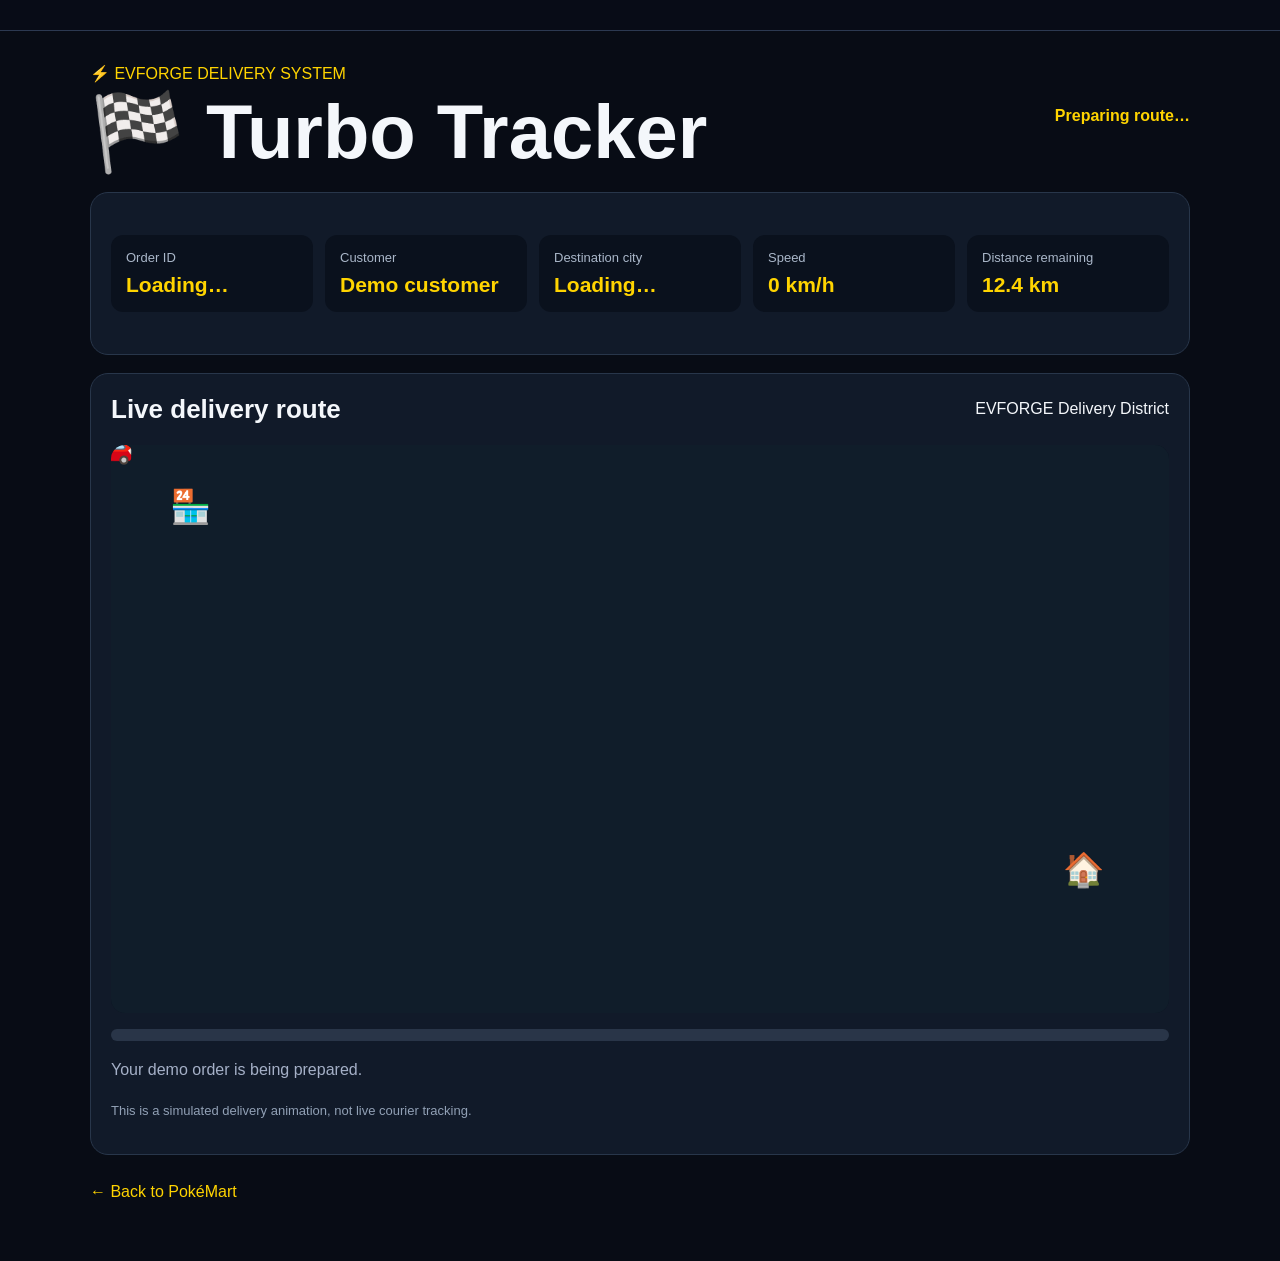
<file: tracker.html>
<!DOCTYPE html>
<html lang="en">
<head>
  <meta charset="UTF-8">
  <meta name="viewport" content="width=device-width, initial-scale=1.0">

  <title>EVFORGE | Turbo Tracker</title>

  <link rel="stylesheet" href="style.css?v=5">

  <style>
    body {
      background: #080c15;
      color: #f4f7fb;
    }

    .tracker-wrap {
      width: min(1100px, 92%);
      margin: 30px auto 60px;
    }

    .tracker-head {
      display: flex;
      flex-wrap: wrap;
      justify-content: space-between;
      align-items: center;
      gap: 14px;
      margin-bottom: 20px;
    }

    .tracker-head h1 {
      margin: 0;
    }

    .tracker-panel {
      padding: 20px;
      margin: 18px 0;
      border: 1px solid #28364a;
      border-radius: 18px;
      background: #111a29;
    }

    .stats {
      display: grid;
      grid-template-columns: repeat(auto-fit, minmax(140px, 1fr));
      gap: 12px;
    }

    .stat {
      padding: 15px;
      border-radius: 12px;
      background: #0a111d;
    }

    .stat span {
      display: block;
      color: #aab7c9;
      font-size: 13px;
      margin-bottom: 8px;
    }

    .stat strong {
      font-size: 21px;
      color: #ffd400;
      overflow-wrap: anywhere;
    }

    .map-frame {
      overflow: hidden;
      border-radius: 14px;
      background: #0b1320;
    }

    #delivery-map {
      display: block;
      width: 100%;
      height: auto;
      min-height: 240px;
    }

    .progress-track {
      height: 12px;
      background: #293548;
      border-radius: 99px;
      overflow: hidden;
      margin: 16px 0 10px;
    }

    #delivery-progress {
      width: 0%;
      height: 100%;
      background: #ffd400;
      transition: width 0.1s linear;
    }

    .status {
      color: #ffd400;
      font-weight: 800;
    }

    .back-link {
      display: inline-block;
      margin-top: 10px;
      color: #ffd400;
    }
  </style>
</head>

<body>
  <nav id="site-nav"></nav>

  <main class="tracker-wrap">

    <div class="tracker-head">
      <div>
        <p style="color:#ffd400;margin:0 0 6px">
          ⚡ EVFORGE DELIVERY SYSTEM
        </p>

        <h1>🏁 Turbo Tracker</h1>
      </div>

      <span class="status" id="delivery-status">
        Preparing route…
      </span>
    </div>

    <section class="tracker-panel">
      <div class="stats">

        <div class="stat">
          <span>Order ID</span>
          <strong id="tracker-order-id">Loading…</strong>
        </div>

        <div class="stat">
          <span>Customer</span>
          <strong id="tracker-customer-name">
            Demo customer
          </strong>
        </div>

        <div class="stat">
          <span>Destination city</span>
          <strong id="tracker-customer-city">
            Loading…
          </strong>
        </div>

        <div class="stat">
          <span>Speed</span>
          <strong>
            <span
              id="speed"
              style="display:inline;color:inherit;font-size:inherit"
            >0</span>
            km/h
          </strong>
        </div>

        <div class="stat">
          <span>Distance remaining</span>
          <strong>
            <span
              id="distance"
              style="display:inline;color:inherit;font-size:inherit"
            >12.4</span>
            km
          </strong>
        </div>

      </div>
    </section>

    <section class="tracker-panel">

      <div class="tracker-head">
        <h2 style="margin:0">Live delivery route</h2>
        <span id="city-name">EVFORGE Delivery District</span>
      </div>

      <div class="map-frame">
        <svg
          id="delivery-map"
          viewBox="0 0 800 430"
          role="img"
          aria-label="Animated demo delivery car moving along a city route"
        >
          <rect
            width="800"
            height="430"
            fill="#101d2a"
          />

          <g id="map-parks"></g>
          <g id="map-roads"></g>
          <g id="map-buildings"></g>

          <path
            id="car-route"
            d=""
            fill="none"
            stroke="#ffd400"
            stroke-width="5"
            stroke-linecap="round"
            stroke-linejoin="round"
            stroke-dasharray="10 9"
          />

          <text
            id="store-pin"
            x="60"
            y="55"
            font-size="25"
            text-anchor="middle"
          >🏪</text>

          <text
            id="house-pin"
            x="735"
            y="330"
            font-size="25"
            text-anchor="middle"
          >🏠</text>

          <text
            id="delivery-car"
            x="0"
            y="0"
            font-size="27"
            text-anchor="middle"
            dominant-baseline="central"
          >🚗</text>
        </svg>
      </div>

      <div class="progress-track">
        <div id="delivery-progress"></div>
      </div>

      <p id="delivery-message" aria-live="polite">
        Your demo order is being prepared.
      </p>

      <p style="color:#91a0b5;font-size:13px">
        This is a simulated delivery animation, not live courier tracking.
      </p>

    </section>

    <a class="back-link" href="shop.html">
      ← Back to PokéMart
    </a>

  </main>

  <script src="app.js?v=5" defer></script>
</body>
</html>
</file>
<file: style.css>
:root{
  --bg:#080b14;--panel:#111827;--yellow:#ffd400;
  --cyan:#42e8ff;--text:#f5f7ff;--muted:#a5b0c7;
  --line:#2c3951;--green:#52f5a4;
}
*{box-sizing:border-box}
html{scroll-behavior:smooth}
body{margin:0;background:var(--bg);color:var(--text);
font-family:Arial,Helvetica,sans-serif}
a{color:inherit;text-decoration:none}
button,input,select{font:inherit}
button{cursor:pointer}
#site-nav{position:sticky;top:0;z-index:20;background:#090d18f5;
border-bottom:1px solid var(--line);padding:15px 5%;
display:flex;justify-content:space-between;align-items:center;gap:15px;flex-wrap:wrap}
.brand{font-size:25px;font-weight:1000;color:var(--yellow);letter-spacing:1px}
.brand span{color:var(--cyan)}
.navlinks{display:flex;flex-wrap:wrap;gap:6px}
.navlinks a{padding:10px;border-radius:8px;color:#dce4f4;font-size:14px;font-weight:bold}
.navlinks a:hover,.navlinks a.current{background:#293147;color:var(--yellow)}
.wrap{width:min(1160px,92%);margin:auto}
.hero{margin-top:28px;min-height:430px;border:1px solid #34425b;border-radius:25px;
padding:clamp(25px,6vw,65px);background:radial-gradient(ellipse at 80% 40%,#293e67,transparent 45%),linear-gradient(125deg,#172238,#080b14);
overflow:hidden}
.eyebrow{font-size:12px;font-weight:bold;letter-spacing:3px;color:var(--cyan)}
h1{font-size:clamp(38px,7vw,76px);line-height:1.03;margin:18px 0}
h1 span{color:var(--yellow)}
h2{font-size:26px;margin:8px 0 15px}
h3{margin:10px 0}
p{color:var(--muted);line-height:1.65}
.hero p{max-width:550px;font-size:17px}
.supercar{font-size:clamp(80px,15vw,140px);text-align:right;
filter:drop-shadow(0 0 18px #42e8ff55);animation:drive 2s ease-in-out infinite alternate}
@keyframes drive{to{transform:translateX(-15px) translateY(-5px)}}
.actions{display:flex;gap:10px;flex-wrap:wrap;margin:20px 0}
.btn{display:inline-flex;align-items:center;justify-content:center;gap:7px;
border:0;border-radius:9px;background:var(--yellow);color:#111522;
padding:12px 16px;font-weight:900}
.btn:hover{filter:brightness(1.1);transform:translateY(-1px)}
.btn.secondary{background:#222e43;color:white;border:1px solid #3b4b65}
.stats{display:grid;grid-template-columns:repeat(3,minmax(0,1fr));gap:15px;margin:22px 0}
.panel,.deal{background:var(--panel);border:1px solid var(--line);
border-radius:16px;padding:20px;min-width:0}
.panel a:not(.btn){color:var(--cyan)}
.panel p{margin-top:8px}
.section{margin-top:32px;margin-bottom:40px}
.products{display:grid;grid-template-columns:repeat(4,minmax(0,1fr));gap:15px;margin:20px 0}
.product{display:flex;flex-direction:column;min-width:0;overflow:hidden;
background:var(--panel);border:1px solid var(--line);border-radius:15px}
.product img{width:100%;height:190px;object-fit:contain;padding:12px;
background:radial-gradient(ellipse,#293a55,#101725)}
.product-info{padding:14px;display:flex;flex-direction:column;gap:9px;flex:1}
.product-info h3{font-size:16px}
.product-info p{font-size:13px;margin:0}
.price{font-size:21px;font-weight:900;color:var(--yellow)}
.product-buttons{display:flex;gap:7px;margin-top:auto}
.product-buttons .btn{padding:10px 6px;font-size:12px;flex:1}
.heart{background:#263249;color:#ff7795;border:0;border-radius:8px;padding:8px 10px}
.badge{display:inline-block;background:#29354b;border-radius:20px;padding:6px 10px;font-size:11px;color:var(--cyan)}
.toolbar{display:flex;gap:10px;margin:22px 0;flex-wrap:wrap}
input,select{background:#101827;color:white;border:1px solid #394761;border-radius:9px;padding:12px}
.toolbar input{flex:1;min-width:160px}
.deals{display:grid;grid-template-columns:repeat(3,minmax(0,1fr));gap:15px;margin:24px 0}
.deal-icon{font-size:42px}
.deal h2{font-size:35px;color:var(--yellow)}
.coupon{display:flex;justify-content:space-between;align-items:center;gap:8px;
flex-wrap:wrap;border:1px dashed var(--yellow);border-radius:10px;
padding:12px;margin:16px 0;background:#252313}
.coupon code{color:var(--yellow);font-size:17px;font-weight:bold}
.map-head{display:flex;align-items:center;justify-content:space-between;gap:12px;flex-wrap:wrap;margin:20px 0}
.mapbox{border:1px solid #35465b;border-radius:16px;overflow:hidden;background:#14251f}
#delivery-map{display:block;width:100%;height:auto;min-height:250px}
.metric{font-size:27px;color:var(--cyan);font-weight:900;margin-top:8px}
.progress{height:9px;background:#2b3648;border-radius:20px;overflow:hidden;margin-top:20px}
.progress div{height:100%;width:0;background:linear-gradient(90deg,var(--cyan),var(--yellow));transition:width .25s}
.cart-layout{display:grid;grid-template-columns:1.4fr .6fr;gap:18px;margin-top:24px}
.cart-row{display:flex;gap:12px;align-items:center;border-bottom:1px solid var(--line);padding:14px 0}
.cart-row img{width:65px;height:65px;object-fit:contain}
.cart-row .grow{flex:1;min-width:0}
.cart-row input{width:68px}
.total{display:flex;justify-content:space-between;gap:10px;padding:11px 0}
.grand{font-size:20px;color:var(--yellow)}
.full-btn{width:100%;margin-top:12px}
.small{font-size:12px;color:var(--muted)}
.empty{padding:25px;text-align:center;color:var(--muted)}
footer{margin-top:50px;padding:28px 5%;text-align:center;border-top:1px solid var(--line);color:var(--muted)}
@media(max-width:800px){
 #site-nav{align-items:flex-start}
 .navlinks a{font-size:12px;padding:8px}
 .products{grid-template-columns:repeat(2,minmax(0,1fr))}
 .deals{grid-template-columns:1fr 1fr}
 .cart-layout{grid-template-columns:1fr}
}
@media(max-width:480px){
 .stats,.deals{grid-template-columns:1fr}
 .product img{height:145px}
 .product-info{padding:10px}
 .hero{padding:25px}
}

/* EVFORGE demo checkout */

#demo-checkout-form label {
  display: block;
  margin: 16px 0 7px;
  font-weight: 600;
}

#demo-checkout-form input:not([type="checkbox"]),
#demo-checkout-form select,
#demo-checkout-form textarea {
  box-sizing: border-box;
  display: block;
  width: 100%;
  padding: 12px 14px;
  margin-bottom: 12px;
  border: 1px solid #354056;
  border-radius: 8px;
  background: #101727;
  color: #fff;
  font: inherit;
}

#demo-checkout-form textarea {
  resize: vertical;
}

#demo-checkout-form .checkbox-row {
  display: flex;
  align-items: flex-start;
  gap: 10px;
  font-weight: normal;
}

#demo-checkout-form .checkbox-row input {
  margin-top: 5px;
  flex-shrink: 0;
}

#demo-checkout-form button[type="submit"] {
  margin: 12px 0;
}
/* ==========================================
   EVFORGE UPGRADE STYLES
   ========================================== */


/* ---------- CHECKOUT ---------- */

.coupon-checkout {
  margin-top: 20px;
}

.coupon-input-row {
  display: flex;
  gap: 10px;
  flex-wrap: wrap;
  margin-top: 15px;
}

.checkout-total-row {
  display: flex;
  justify-content: space-between;
  gap: 20px;
  padding: 10px 0;
}

.checkout-total-row.total {
  font-size: 1.25rem;
}


/* ---------- COUPONS ---------- */

.coupon-card {
  background: #111a29;
  border: 1px solid #29364a;
  border-radius: 16px;
  padding: 22px;
  transition:
    transform 0.2s ease,
    border-color 0.2s ease;
}

.coupon-card:hover {
  transform: translateY(-3px);
  border-color: #ffd400;
}

.coupon-code {
  display: inline-block;
  margin: 15px 0;
  padding: 10px 14px;
  border-radius: 8px;
  background: #080c15;
  border: 1px dashed #ffd400;
  color: #ffd400;
  font-weight: 900;
  letter-spacing: 1px;
}

.coupon-actions {
  display: flex;
  gap: 10px;
  flex-wrap: wrap;
}

.saved-coupons-section {
  margin-top: 30px;
}

.saved-coupons {
  display: grid;
  gap: 12px;
  margin-top: 20px;
}

.coupon-saved-card {
  display: flex;
  align-items: center;
  gap: 14px;
  flex-wrap: wrap;
  padding: 16px;
  background: #111a29;
  border: 1px solid #29364a;
  border-radius: 12px;
}

.coupon-saved-card strong {
  color: #ffd400;
  letter-spacing: 1px;
}

.coupon-saved-card span {
  color: #aab7c9;
  flex: 1;
}


/* ---------- ORDER HISTORY ---------- */

.history-page {
  width: min(1100px, 92%);
  margin: 40px auto 70px;
}

.hero-small {
  text-align: center;
  margin-bottom: 30px;
}

.hero-small h1 {
  font-size: clamp(2rem, 5vw, 3.5rem);
  margin: 10px 0;
}

.hero-small p {
  color: #aab7c9;
}

.eyebrow {
  color: #ffd400;
  font-weight: 900;
  letter-spacing: 2px;
  text-transform: uppercase;
}

.history-actions {
  display: flex;
  flex-wrap: wrap;
  gap: 10px;
  margin-bottom: 25px;
}

.history-list {
  display: grid;
  gap: 18px;
}

.order-card {
  background: #111a29;
  border: 1px solid #29364a;
  border-radius: 18px;
  padding: 22px;
}

.order-card-top {
  display: flex;
  justify-content: space-between;
  gap: 15px;
  flex-wrap: wrap;
  border-bottom: 1px solid #29364a;
  padding-bottom: 15px;
}

.order-card-top h3 {
  color: #ffd400;
  margin: 0 0 5px;
}

.order-card-top p {
  color: #8998ad;
  margin: 0;
}

.order-status {
  display: inline-flex;
  align-items: center;
  height: fit-content;
  padding: 7px 11px;
  border-radius: 999px;
  background: #173c2b;
  color: #52f5a4;
  font-size: 12px;
  font-weight: 900;
}

.order-customer {
  display: flex;
  gap: 10px;
  flex-wrap: wrap;
  padding: 15px 0;
}

.order-customer span {
  color: #aab7c9;
}

.order-items {
  margin: 0;
  padding-left: 20px;
  color: #dce4ef;
  line-height: 1.8;
}

.order-items span {
  color: #aab7c9;
}

.order-total-lines {
  margin: 20px 0;
  padding-top: 15px;
  border-top: 1px solid #29364a;
}

.order-total-lines > div {
  display: flex;
  justify-content: space-between;
  gap: 20px;
  padding: 6px 0;
}

.order-grand-total {
  margin-top: 8px;
  padding-top: 12px !important;
  border-top: 1px solid #29364a;
  font-size: 1.2rem;
  color: #ffd400;
}


/* ---------- TURBO TRACKER ---------- */

.tracker-dashboard {
  width: min(1000px, 92%);
  margin: 20px auto;
  display: grid;
  grid-template-columns:
    repeat(4, minmax(0, 1fr));
  gap: 12px;
}

.tracker-stat {
  padding: 18px;
  border-radius: 15px;
  background: #111a29;
  border: 1px solid #29364a;
  text-align: center;
}

.tracker-stat span {
  display: block;
  color: #8998ad;
  font-size: 11px;
  font-weight: 900;
  letter-spacing: 1px;
  margin-bottom: 8px;
}

.tracker-stat strong {
  color: #ffd400;
  font-size: 1.35rem;
}

.tracker-controls {
  display: flex;
  justify-content: center;
  gap: 10px;
  flex-wrap: wrap;
  margin: 20px auto;
}

.btn.danger {
  background: #54232b;
  color: #ffd9de;
}


/* ---------- MOBILE ---------- */

@media (max-width: 700px) {

  .tracker-dashboard {
    grid-template-columns:
      repeat(2, minmax(0, 1fr));
  }

  .order-card {
    padding: 16px;
  }

  .coupon-saved-card {
    align-items: flex-start;
    flex-direction: column;
  }

}

@media (max-width: 450px) {

  .tracker-dashboard {
    grid-template-columns: 1fr 1fr;
  }

  .tracker-stat {
    padding: 14px 8px;
  }

  .tracker-stat strong {
    font-size: 1rem;
  }

}
</file>
